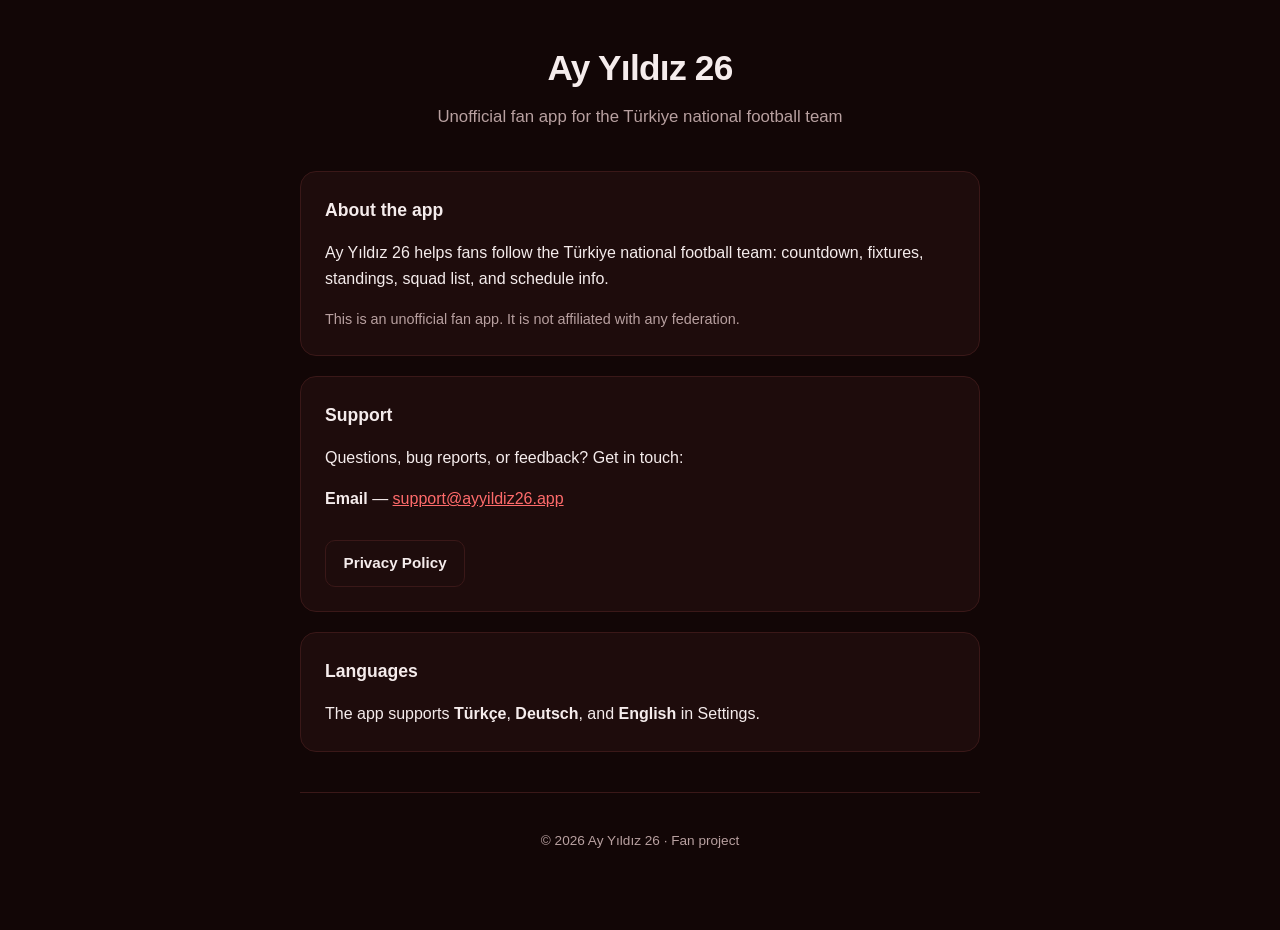
<file: index.html>
<!DOCTYPE html>
<html lang="en">
<head>
  <meta charset="UTF-8">
  <meta name="viewport" content="width=device-width, initial-scale=1.0">
  <title>Ay Yıldız 26 — Support</title>
  <meta name="description" content="Support page for Ay Yıldız 26, an unofficial Türkiye national team fan app.">
  <link rel="canonical" href="https://jaseen67.github.io/ayyildiz26-official/">
  <link rel="stylesheet" href="style.css">
</head>
<body>
  <div class="wrap">
    <header>
      <h1>Ay Yıldız 26</h1>
      <p class="tagline">Unofficial fan app for the Türkiye national football team</p>
    </header>

    <section class="card">
      <h2>About the app</h2>
      <p>
        Ay Yıldız 26 helps fans follow the Türkiye national football team:
        countdown, fixtures, standings, squad list, and schedule info.
      </p>
      <p class="note">
        This is an unofficial fan app. It is not affiliated with any federation.
      </p>
    </section>

    <section class="card">
      <h2>Support</h2>
      <p>Questions, bug reports, or feedback? Get in touch:</p>
      <p>
        <strong>Email</strong> —
        <a id="support-email" href="mailto:support@ayyildiz26.app">support@ayyildiz26.app</a>
      </p>
      <div class="actions">
        <a class="btn btn-secondary" href="privacy.html">Privacy Policy</a>
      </div>
    </section>

    <section class="card">
      <h2>Languages</h2>
      <p>The app supports <strong>Türkçe</strong>, <strong>Deutsch</strong>, and <strong>English</strong> in Settings.</p>
    </section>

    <footer>
      <p>© 2026 Ay Yıldız 26 · Fan project</p>
    </footer>
  </div>
</body>
</html>
</file>
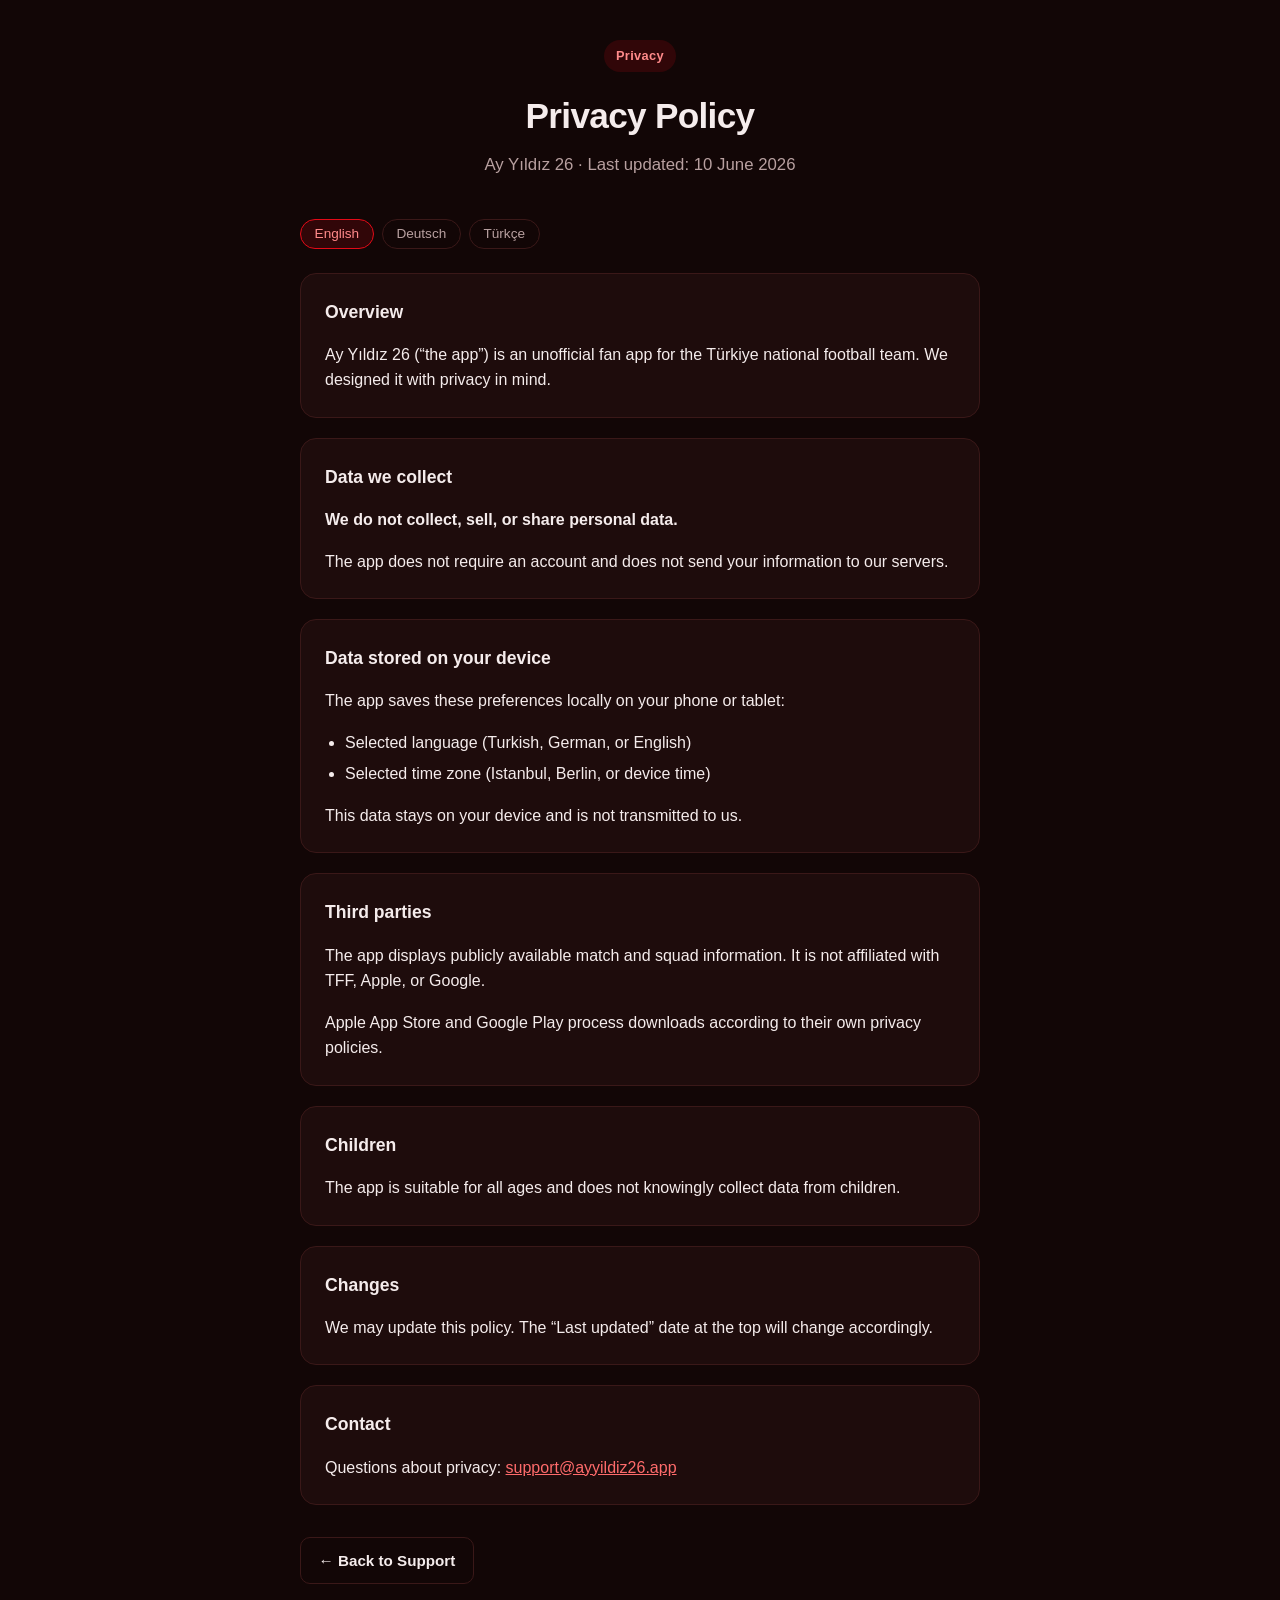
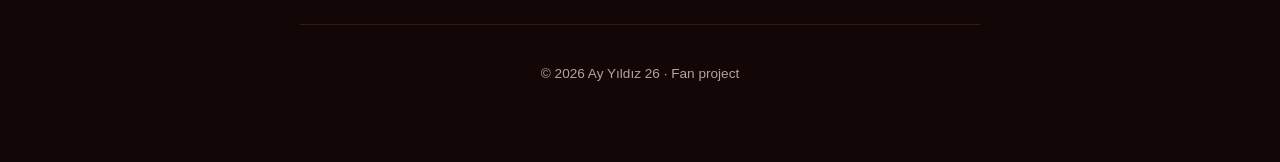
<file: privacy.html>
<!DOCTYPE html>
<html lang="en">
<head>
  <meta charset="UTF-8">
  <meta name="viewport" content="width=device-width, initial-scale=1.0">
  <title>Ay Yıldız 26 — Privacy Policy</title>
  <meta name="description" content="Privacy policy for Ay Yıldız 26, an unofficial Türkiye national team fan app.">
  <link rel="canonical" href="https://jaseen67.github.io/ayyildiz26-official/privacy.html">
  <link rel="stylesheet" href="style.css">
</head>
<body>
  <div class="wrap">
    <header>
      <div class="badge">Privacy</div>
      <h1>Privacy Policy</h1>
      <p class="tagline">Ay Yıldız 26 · Last updated: 10 June 2026</p>
    </header>

    <div class="lang-tabs" role="tablist" aria-label="Language">
      <button type="button" class="active" data-lang="en">English</button>
      <button type="button" data-lang="de">Deutsch</button>
      <button type="button" data-lang="tr">Türkçe</button>
    </div>

    <section id="en" class="lang-section active">
      <div class="card">
        <h2>Overview</h2>
        <p>
          Ay Yıldız 26 (“the app”) is an unofficial fan app for the Türkiye national football team.
          We designed it with privacy in mind.
        </p>
      </div>
      <div class="card">
        <h2>Data we collect</h2>
        <p><strong>We do not collect, sell, or share personal data.</strong></p>
        <p>The app does not require an account and does not send your information to our servers.</p>
      </div>
      <div class="card">
        <h2>Data stored on your device</h2>
        <p>The app saves these preferences locally on your phone or tablet:</p>
        <ul>
          <li>Selected language (Turkish, German, or English)</li>
          <li>Selected time zone (Istanbul, Berlin, or device time)</li>
        </ul>
        <p>This data stays on your device and is not transmitted to us.</p>
      </div>
      <div class="card">
        <h2>Third parties</h2>
        <p>
          The app displays publicly available match and squad information.
          It is not affiliated with TFF, Apple, or Google.
        </p>
        <p>Apple App Store and Google Play process downloads according to their own privacy policies.</p>
      </div>
      <div class="card">
        <h2>Children</h2>
        <p>The app is suitable for all ages and does not knowingly collect data from children.</p>
      </div>
      <div class="card">
        <h2>Changes</h2>
        <p>We may update this policy. The “Last updated” date at the top will change accordingly.</p>
      </div>
      <div class="card">
        <h2>Contact</h2>
        <p>
          Questions about privacy:
          <a href="mailto:support@ayyildiz26.app">support@ayyildiz26.app</a>
        </p>
      </div>
    </section>

    <section id="de" class="lang-section">
      <div class="card">
        <h2>Überblick</h2>
        <p>
          Ay Yıldız 26 („die App“) ist eine inoffizielle Fan-App für die türkische Fussball Nationalmannschaft. 
          Datenschutz hat für uns Priorität.
        </p>
      </div>
      <div class="card">
        <h2>Welche Daten wir erfassen</h2>
        <p><strong>Wir erfassen, verkaufen oder teilen keine personenbezogenen Daten.</strong></p>
        <p>Die App benötigt kein Konto und sendet keine Informationen an unsere Server.</p>
      </div>
      <div class="card">
        <h2>Daten auf deinem Gerät</h2>
        <p>Die App speichert folgende Einstellungen nur lokal auf deinem Gerät:</p>
        <ul>
          <li>Gewählte Sprache (Türkisch, Deutsch oder Englisch)</li>
          <li>Gewählte Zeitzone (Istanbul, Berlin oder Gerätezeit)</li>
        </ul>
        <p>Diese Daten verbleiben auf deinem Gerät und werden nicht an uns übermittelt.</p>
      </div>
      <div class="card">
        <h2>Drittanbieter</h2>
        <p>
          Die App zeigt öffentlich verfügbare Spiel- und Kaderinformationen.
          Sie ist nicht mit dem TFF, Apple oder Google verbunden.
        </p>
        <p>Apple App Store und Google Play verarbeiten Downloads nach ihren eigenen Datenschutzrichtlinien.</p>
      </div>
      <div class="card">
        <h2>Kinder</h2>
        <p>Die App ist für alle Altersgruppen geeignet und erfasst wissentlich keine Daten von Kindern.</p>
      </div>
      <div class="card">
        <h2>Änderungen</h2>
        <p>Wir können diese Richtlinie aktualisieren. Das Datum „Zuletzt aktualisiert“ oben wird angepasst.</p>
      </div>
      <div class="card">
        <h2>Kontakt</h2>
        <p>
          Fragen zum Datenschutz:
          <a href="mailto:support@ayyildiz26.app">support@ayyildiz26.app</a>
        </p>
      </div>
    </section>

    <section id="tr" class="lang-section">
      <div class="card">
        <h2>Genel bakış</h2>
        <p>
          Ay Yıldız 26 (“uygulama”), Türkiye futbol takımı için resmi olmayan bir taraftar
          uygulamasıdır. Gizliliğe önem veriyoruz.
        </p>
      </div>
      <div class="card">
        <h2>Topladığımız veriler</h2>
        <p><strong>Kişisel veri toplamıyor, satmıyor veya paylaşmıyoruz.</strong></p>
        <p>Uygulama hesap gerektirmez ve bilgilerinizi sunucularımıza göndermez.</p>
      </div>
      <div class="card">
        <h2>Cihazınızda saklanan veriler</h2>
        <p>Uygulama yalnızca şu tercihleri cihazınızda yerel olarak saklar:</p>
        <ul>
          <li>Seçilen dil (Türkçe, Almanca veya İngilizce)</li>
          <li>Seçilen saat dilimi (İstanbul, Berlin veya cihaz saati)</li>
        </ul>
        <p>Bu veriler cihazınızda kalır ve bize iletilmez.</p>
      </div>
      <div class="card">
        <h2>Üçüncü taraflar</h2>
        <p>
          Uygulama kamuya açık maç ve kadro bilgilerini gösterir.
          TFF, Apple veya Google ile bağlantılı değildir.
        </p>
        <p>Apple App Store ve Google Play indirmeleri kendi gizlilik politikalarına göre işler.</p>
      </div>
      <div class="card">
        <h2>Çocuklar</h2>
        <p>Uygulama her yaş için uygundur ve bilerek çocuklardan veri toplamaz.</p>
      </div>
      <div class="card">
        <h2>Değişiklikler</h2>
        <p>Bu politikayı güncelleyebiliriz. Üstteki “Son güncelleme” tarihi buna göre değişir.</p>
      </div>
      <div class="card">
        <h2>İletişim</h2>
        <p>
          Gizlilik soruları:
          <a href="mailto:support@ayyildiz26.app">support@ayyildiz26.app</a>
        </p>
      </div>
    </section>

    <div class="actions">
      <a class="btn btn-secondary" href="index.html">← Back to Support</a>
    </div>

    <footer>
      <p>© 2026 Ay Yıldız 26 · Fan project</p>
    </footer>
  </div>

  <script>
    document.querySelectorAll(".lang-tabs button").forEach(function (btn) {
      btn.addEventListener("click", function () {
        document.querySelectorAll(".lang-tabs button").forEach(function (b) {
          b.classList.remove("active");
        });
        document.querySelectorAll(".lang-section").forEach(function (s) {
          s.classList.remove("active");
        });
        btn.classList.add("active");
        document.getElementById(btn.dataset.lang).classList.add("active");
      });
    });
  </script>
</body>
</html>
</file>
<file: style.css>
:root {
  --bg: #120606;
  --surface: #1e0c0c;
  --border: #3a1818;
  --text: #f5ecec;
  --muted: #b8a0a0;
  --accent: #e30a17;
  --accent-soft: rgba(227, 10, 23, 0.15);
}

* {
  box-sizing: border-box;
}

body {
  margin: 0;
  min-height: 100vh;
  font-family: -apple-system, BlinkMacSystemFont, "Segoe UI", Roboto, Helvetica, Arial, sans-serif;
  background: var(--bg);
  color: var(--text);
  line-height: 1.6;
}

a {
  color: #ff6b6b;
}

a:hover {
  color: #ff9b9b;
}

.wrap {
  max-width: 720px;
  margin: 0 auto;
  padding: 2.5rem 1.25rem 4rem;
}

header {
  text-align: center;
  margin-bottom: 2.5rem;
}

.badge {
  display: inline-block;
  padding: 0.35rem 0.75rem;
  border-radius: 999px;
  background: var(--accent-soft);
  color: #ff8a8a;
  font-size: 0.8rem;
  font-weight: 600;
  letter-spacing: 0.03em;
  margin-bottom: 1rem;
}

h1 {
  margin: 0 0 0.5rem;
  font-size: 2.2rem;
  font-weight: 800;
  letter-spacing: -0.02em;
}

.tagline {
  margin: 0;
  color: var(--muted);
  font-size: 1.05rem;
}

.card {
  background: var(--surface);
  border: 1px solid var(--border);
  border-radius: 16px;
  padding: 1.5rem;
  margin-bottom: 1.25rem;
}

.card h2 {
  margin: 0 0 0.75rem;
  font-size: 1.1rem;
}

.card p:last-child {
  margin-bottom: 0;
}

ul {
  margin: 0.5rem 0 0;
  padding-left: 1.25rem;
}

li + li {
  margin-top: 0.35rem;
}

.btn {
  display: inline-block;
  margin-top: 0.75rem;
  padding: 0.65rem 1.1rem;
  border-radius: 10px;
  background: var(--accent);
  color: #fff !important;
  text-decoration: none;
  font-weight: 600;
  font-size: 0.95rem;
}

.btn:hover {
  background: #c00814;
  color: #fff !important;
}

.btn-secondary {
  background: transparent;
  border: 1px solid var(--border);
  color: var(--text) !important;
}

.btn-secondary:hover {
  border-color: var(--accent);
  color: var(--text) !important;
}

.actions {
  display: flex;
  flex-wrap: wrap;
  gap: 0.75rem;
  margin-top: 1rem;
}

footer {
  margin-top: 2.5rem;
  padding-top: 1.5rem;
  border-top: 1px solid var(--border);
  text-align: center;
  color: var(--muted);
  font-size: 0.85rem;
}

.lang-tabs {
  display: flex;
  flex-wrap: wrap;
  gap: 0.5rem;
  margin-bottom: 1.5rem;
}

.lang-tabs button {
  background: transparent;
  border: 1px solid var(--border);
  color: var(--muted);
  padding: 0.4rem 0.85rem;
  border-radius: 999px;
  cursor: pointer;
  font-size: 0.85rem;
}

.lang-tabs button.active {
  background: var(--accent-soft);
  border-color: var(--accent);
  color: #ff8a8a;
}

.lang-section {
  display: none;
}

.lang-section.active {
  display: block;
}

.note {
  font-size: 0.9rem;
  color: var(--muted);
}

@media (max-width: 480px) {
  h1 {
    font-size: 1.8rem;
  }
}
</file>
